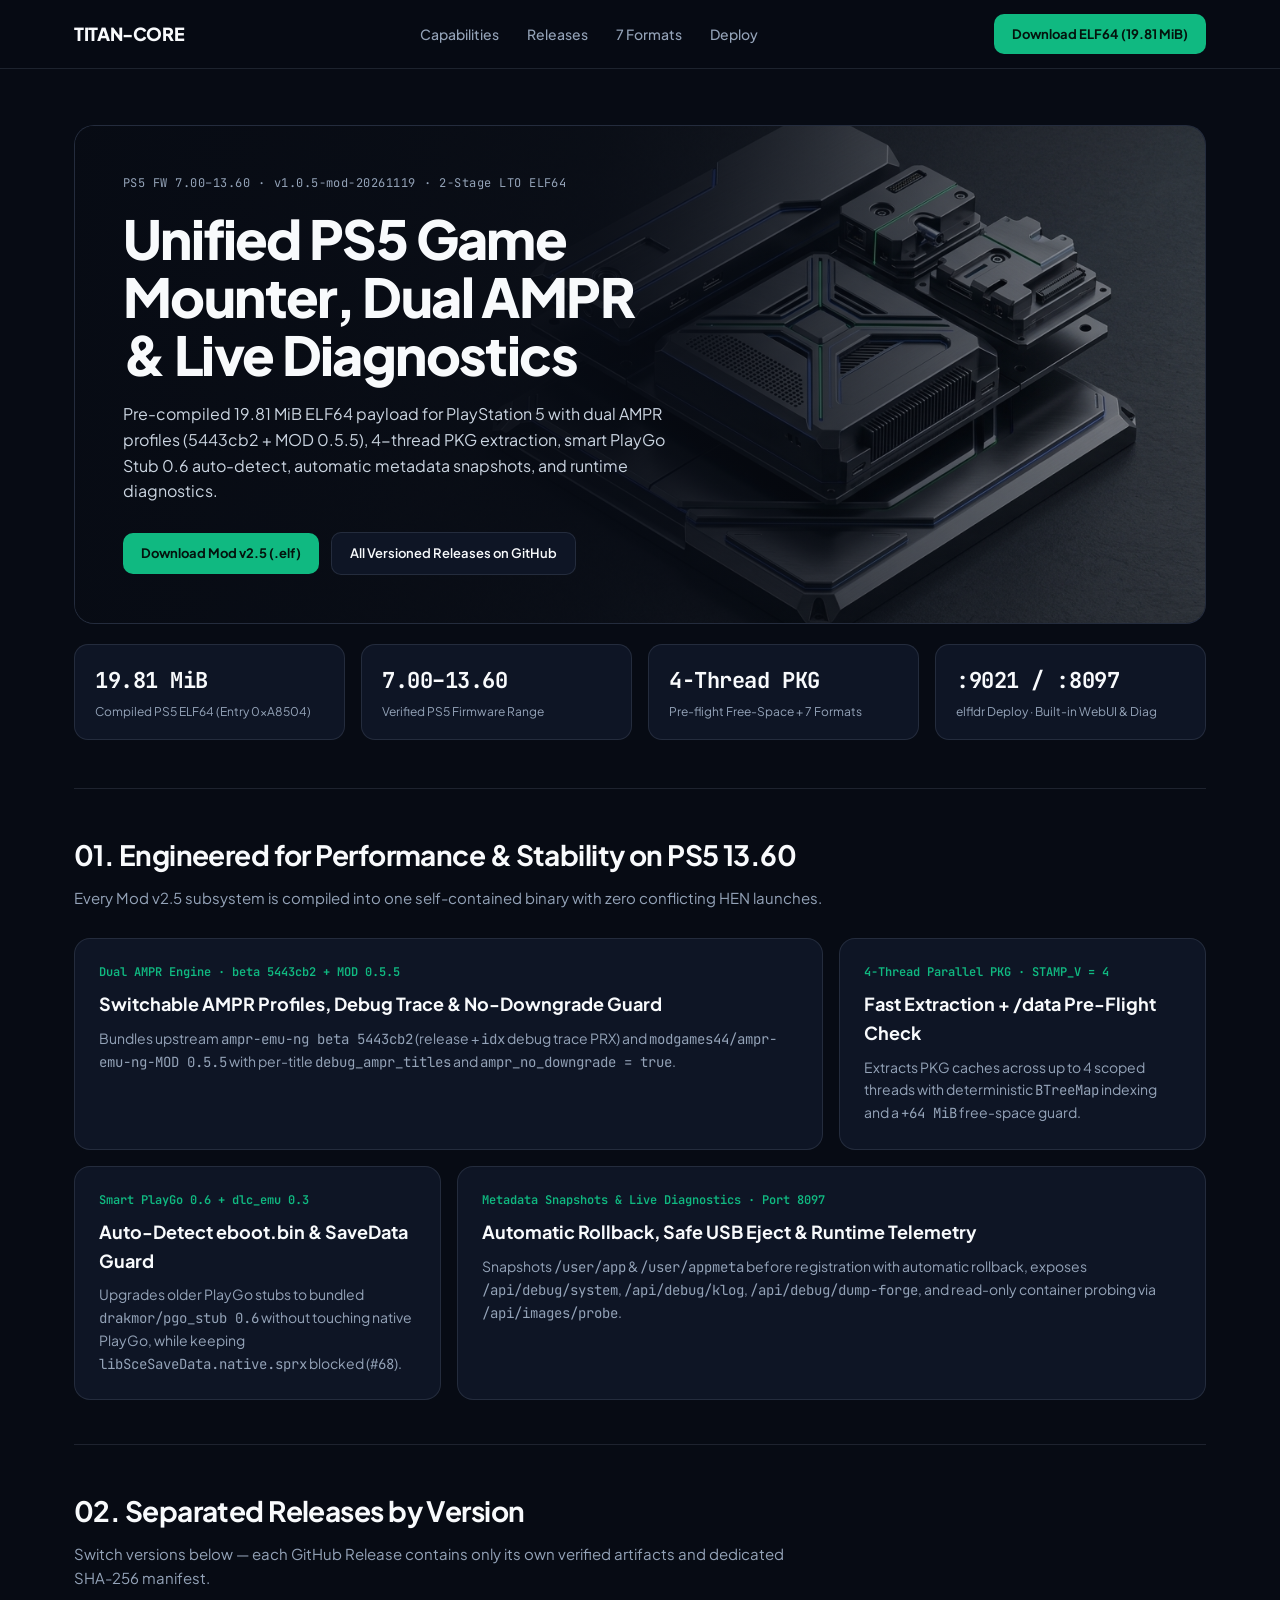
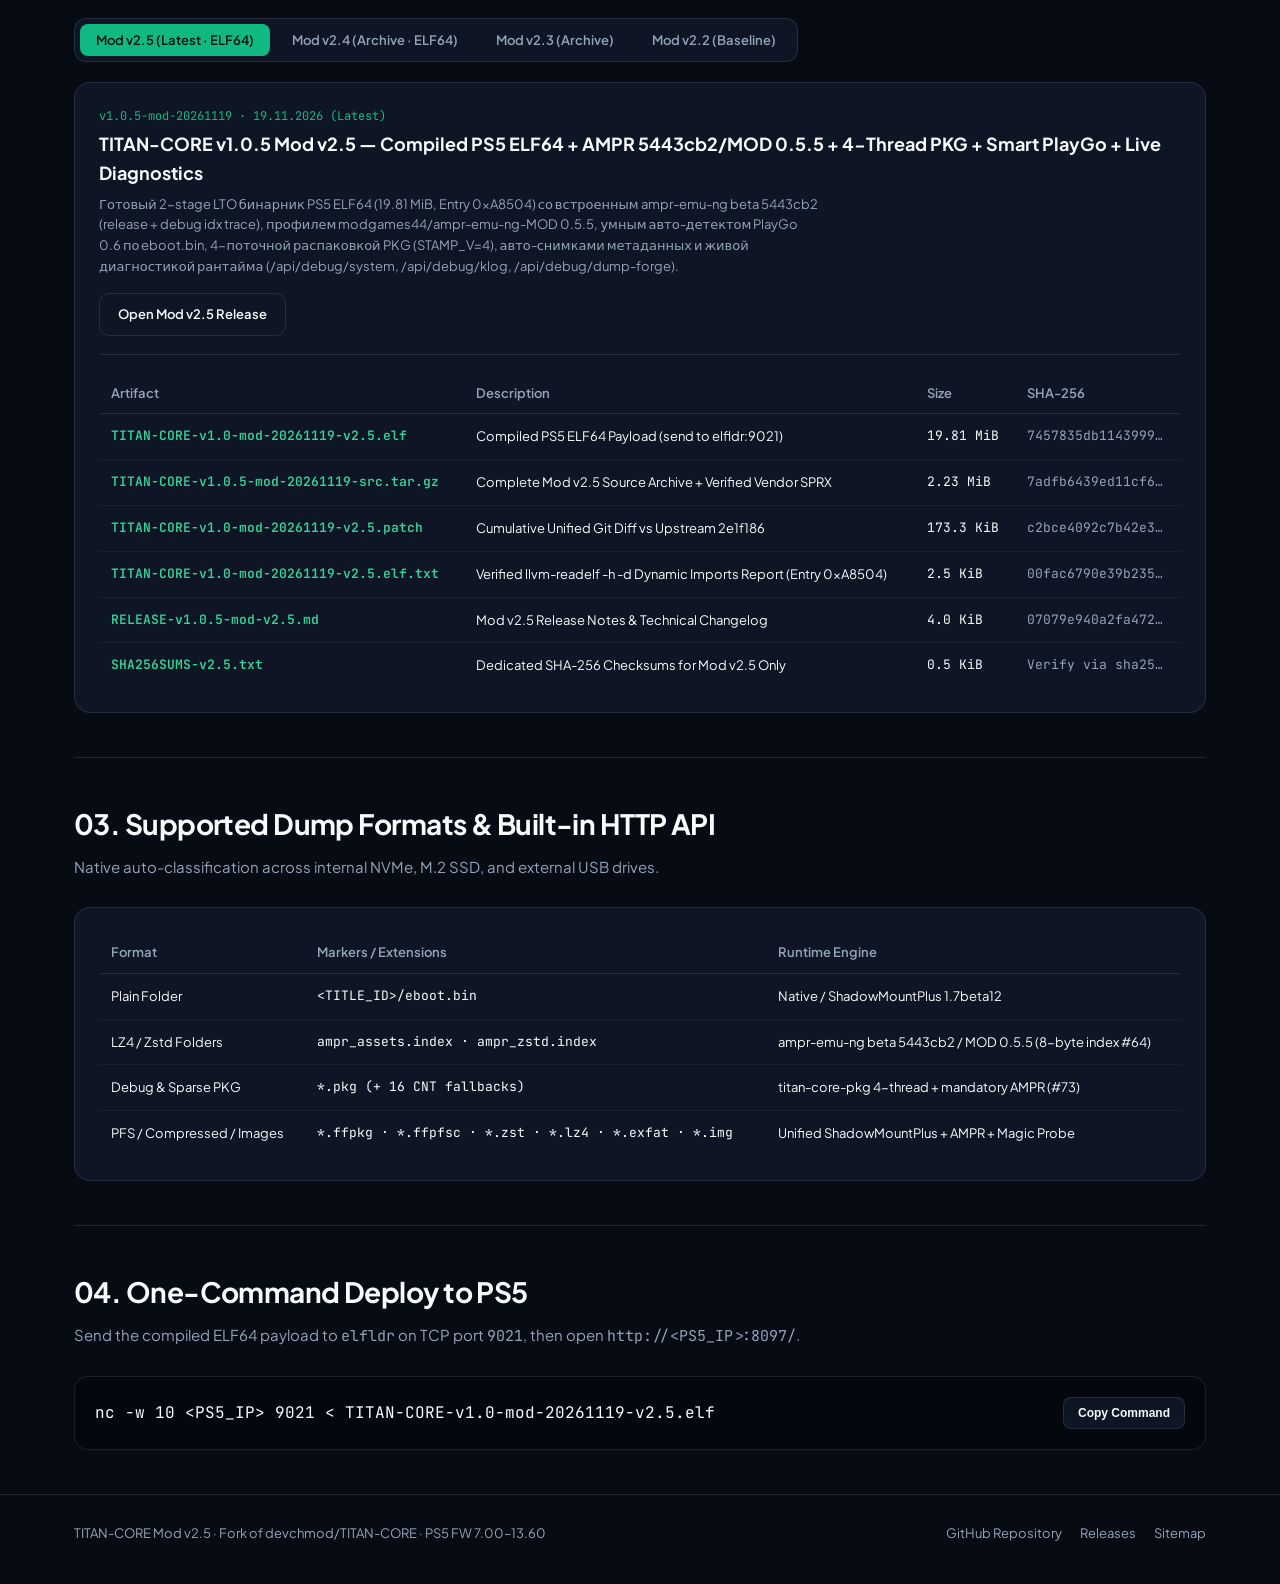
<file: docs/index.html>
<!doctype html>
<html lang="en">
<head>
  <meta charset="UTF-8" />
  <meta name="viewport" content="width=device-width, initial-scale=1.0" />
  <title>TITAN-CORE Mod v2.5 – PS5 7.00–13.60 Unified Mounter &amp; ELF64</title>
  <meta name="description" content="Download compiled TITAN-CORE Mod v2.5 PS5 ELF64 (19.81 MiB) for FW 7.00–13.60 with dual AMPR 5443cb2/MOD 0.5.5, 4-thread PKG, smart PlayGo 0.6, metadata snapshots, and live diagnostics." />
  <meta name="keywords" content="TITAN-CORE, PS5 13.60, PS5 ELF64, PS5 game mounter, ampr-emu-ng, dlc_emu, ShadowMountPlus, kstuff-lite, PS5 homebrew, elfldr 9021" />
  <meta name="robots" content="index, follow, max-image-preview:large, max-snippet:-1, max-video-preview:-1" />
  <link rel="canonical" href="https://hsdsacxa1.github.io/ps5all-IN/" />

  <!-- OpenGraph -->
  <meta property="og:type" content="website" />
  <meta property="og:site_name" content="TITAN-CORE" />
  <meta property="og:url" content="https://hsdsacxa1.github.io/ps5all-IN/" />
  <meta property="og:title" content="TITAN-CORE Mod v2.5 – PS5 7.00–13.60 Unified Mounter &amp; ELF64" />
  <meta property="og:description" content="Ready-to-deploy 19.81 MiB PS5 ELF64 with dual AMPR 5443cb2/MOD 0.5.5, 4-thread PKG extraction, smart PlayGo 0.6, metadata snapshots, and live diagnostics." />
  <meta property="og:image" content="https://hsdsacxa1.github.io/ps5all-IN/assets/titan-core-og.jpg" />
  <meta property="og:image:width" content="1376" />
  <meta property="og:image:height" content="768" />

  <!-- Twitter / X Card -->
  <meta name="twitter:card" content="summary_large_image" />
  <meta name="twitter:title" content="TITAN-CORE Mod v2.5 – PS5 7.00–13.60 Unified Mounter" />
  <meta name="twitter:description" content="Compiled PS5 ELF64 (19.81 MiB) for FW 7.00–13.60 with dual AMPR 5443cb2/MOD 0.5.5, 4-thread PKG, smart PlayGo 0.6 &amp; WebUI :8097." />
  <meta name="twitter:image" content="https://hsdsacxa1.github.io/ps5all-IN/assets/titan-core-og.jpg" />

  <link rel="preconnect" href="https://fonts.googleapis.com" />
  <link rel="preconnect" href="https://fonts.gstatic.com" crossorigin />
  <link href="https://fonts.googleapis.com/css2?family=JetBrains+Mono:wght@400;500;600&family=Plus+Jakarta+Sans:wght@400;500;600;700;800&display=swap" rel="stylesheet" />

  <script type="application/ld+json">
{
  "@context": "https://schema.org",
  "@graph": [
    {
      "@type": "SoftwareApplication",
      "name": "TITAN-CORE Mod v2.5",
      "alternateName": "TITAN-CORE PS5 Unified Mounter",
      "applicationCategory": "UtilitiesApplication",
      "operatingSystem": "PlayStation 5 Firmware 7.00-13.60 (FreeBSD / Orbis)",
      "softwareVersion": "v1.0.5-mod-20261119",
      "fileSize": "19.81MB",
      "downloadUrl": "https://github.com/hsdsacxa1/ps5all-IN/releases/download/v1.0.5-mod-20261119/TITAN-CORE-v1.0-mod-20261119-v2.5.elf",
      "url": "https://hsdsacxa1.github.io/ps5all-IN/",
      "image": "https://hsdsacxa1.github.io/ps5all-IN/assets/titan-core-og.jpg",
      "description": "Compiled PS5 ELF64 unified game mounter for FW 7.00–13.60 featuring dual AMPR profiles (5443cb2 + MOD 0.5.5), 4-thread PKG extraction, smart PlayGo Stub 0.6 auto-detect, metadata snapshots, SaveData protection (#68), and live runtime diagnostics.",
      "offers": {
        "@type": "Offer",
        "price": "0",
        "priceCurrency": "USD"
      },
      "codeRepository": "https://github.com/hsdsacxa1/ps5all-IN"
    },
    {
      "@type": "FAQPage",
      "mainEntity": [
        {
          "@type": "Question",
          "name": "How do I deploy TITAN-CORE Mod v2.5 ELF64 to PlayStation 5?",
          "acceptedAnswer": {
            "@type": "Answer",
            "text": "Start elfldr on PS5 port 9021 via Y2JB or WebKit, then run: nc -w 10 <PS5_IP> 9021 < TITAN-CORE-v1.0-mod-20261119-v2.5.elf and open http://<PS5_IP>:8097/ in your browser."
          }
        },
        {
          "@type": "Question",
          "name": "Which PS5 firmware versions are supported by TITAN-CORE Mod v2.5?",
          "acceptedAnswer": {
            "@type": "Answer",
            "text": "TITAN-CORE Mod v2.5 supports PlayStation 5 firmwares 7.00 through 13.60 with built-in OnionHEN / etaHEN guards and all 7 PS5 dump formats."
          }
        },
        {
          "@type": "Question",
          "name": "What is new in TITAN-CORE Mod v2.5?",
          "acceptedAnswer": {
            "@type": "Answer",
            "text": "Mod v2.5 embeds ampr-emu-ng beta 5443cb2 (release + debug idx trace) and modgames44/ampr-emu-ng-MOD 0.5.5, adds smart PlayGo Stub 0.6 auto-detect, 4-thread parallel PKG extraction with pre-flight free-space checks, automatic /user/app & /user/appmeta snapshots with rollback, and live runtime diagnostics (/api/debug/system, /api/debug/klog, /api/debug/dump-forge)."
          }
        }
      ]
    }
  ]
}
  </script>

  <style>
    :root {
      --bg: #070b14;
      --surface: #0e1525;
      --surface-alt: #121c30;
      --border: rgba(148, 163, 184, 0.16);
      --text: #f8fafc;
      --muted: #94a3b8;
      --accent: #10b981;
      --accent-hover: #059669;
      --blue: #3b82f6;
    }
    * { box-sizing: border-box; margin: 0; padding: 0; }
    html { scroll-behavior: smooth; }
    body {
      font-family: 'Plus Jakarta Sans', system-ui, -apple-system, sans-serif;
      background: var(--bg);
      color: var(--text);
      line-height: 1.6;
      -webkit-font-smoothing: antialiased;
    }
    code, pre, .mono { font-family: 'JetBrains Mono', ui-monospace, monospace; font-variant-numeric: tabular-nums; }
    a { color: inherit; text-decoration: none; }
    .container { max-width: 1180px; margin: 0 auto; padding: 0 24px; }

    /* Top Bar Contract: 3 zones */
    header {
      position: sticky; top: 0; z-index: 40;
      background: rgba(7, 11, 20, 0.88);
      backdrop-filter: blur(12px);
      border-bottom: 1px solid var(--border);
    }
    .topbar {
      display: flex; align-items: center; justify-content: space-between; gap: 32px;
      height: 68px;
    }
    .brand { font-size: 18px; font-weight: 800; letter-spacing: -0.02em; white-space: nowrap; }
    nav { display: flex; align-items: center; gap: 28px; font-size: 14px; font-weight: 500; color: var(--muted); }
    nav a { white-space: nowrap; transition: color 150ms ease; }
    nav a:hover { color: var(--text); }
    .btn-primary {
      display: inline-flex; align-items: center; gap: 8px;
      padding: 10px 18px; border-radius: 10px;
      background: var(--accent); color: #04130d;
      font-size: 13px; font-weight: 700; white-space: nowrap;
      transition: background 150ms ease, transform 150ms ease;
    }
    .btn-primary:hover { background: #34d399; transform: translateY(-1px); }
    .btn-secondary {
      display: inline-flex; align-items: center; gap: 8px;
      padding: 10px 18px; border-radius: 10px;
      border: 1px solid var(--border); background: var(--surface); color: var(--text);
      font-size: 13px; font-weight: 600; white-space: nowrap;
      transition: border-color 150ms ease, background 150ms ease;
    }
    .btn-secondary:hover { border-color: rgba(148,163,184,0.4); background: var(--surface-alt); }

    /* Hero */
    .hero { padding: 56px 0 48px; }
    .hero-frame {
      position: relative; border-radius: 20px; overflow: hidden;
      border: 1px solid var(--border); background: var(--surface);
      min-height: 460px; display: flex; align-items: center;
    }
    .hero-bg {
      position: absolute; inset: 0; width: 100%; height: 100%; object-fit: cover; object-position: right center;
    }
    .hero-scrim {
      position: absolute; inset: 0;
      background: linear-gradient(90deg, rgba(7,11,20,0.96) 0%, rgba(7,11,20,0.88) 46%, rgba(7,11,20,0.28) 100%);
    }
    .hero-content {
      position: relative; z-index: 2; padding: 48px; max-width: 650px;
    }
    .meta-line {
      font-size: 12px; color: var(--muted); letter-spacing: 0.04em;
      display: flex; flex-wrap: wrap; gap: 8px; margin-bottom: 16px;
    }
    h1 {
      font-size: clamp(2.25rem, 4.2vw, 3.5rem); font-weight: 800; line-height: 1.08;
      letter-spacing: -0.03em; text-wrap: balance; margin-bottom: 18px;
    }
    .hero-desc { color: #cbd5e1; font-size: 16px; margin-bottom: 28px; max-width: 56ch; }
    .hero-actions { display: flex; flex-wrap: wrap; gap: 12px; align-items: center; }

    /* KPI Strip below hero */
    .metrics-strip {
      display: grid; grid-template-columns: repeat(4, 1fr); gap: 16px; margin-top: 20px;
    }
    .metric {
      background: var(--surface); border: 1px solid var(--border); border-radius: 14px; padding: 18px 20px;
    }
    .metric-val { font-size: 22px; font-weight: 700; letter-spacing: -0.02em; }
    .metric-lbl { font-size: 12px; color: var(--muted); margin-top: 4px; }

    section { padding: 44px 0; border-top: 1px solid var(--border); }
    h2 { font-size: 28px; font-weight: 700; letter-spacing: -0.02em; margin-bottom: 8px; }
    .section-sub { color: var(--muted); font-size: 15px; margin-bottom: 28px; max-width: 68ch; }

    /* Bento Grid */
    .bento { display: grid; grid-template-columns: repeat(3, 1fr); gap: 16px; }
    .bento-wide { grid-column: span 2; }
    .card {
      background: var(--surface); border: 1px solid var(--border); border-radius: 16px; padding: 24px;
    }
    .card-kicker { font-size: 12px; color: var(--accent); font-weight: 600; margin-bottom: 8px; }
    .card h3 { font-size: 18px; font-weight: 700; margin-bottom: 8px; }
    .card p { font-size: 14px; color: var(--muted); }

    /* Separated Releases */
    .tabs {
      display: inline-flex; gap: 6px; padding: 5px;
      background: var(--surface); border: 1px solid var(--border); border-radius: 12px;
      margin-bottom: 20px;
    }
    .tab-btn {
      padding: 8px 16px; border: 0; border-radius: 8px; cursor: pointer;
      background: transparent; color: var(--muted); font-size: 13px; font-weight: 600;
      font-family: inherit; transition: background 150ms ease, color 150ms ease;
    }
    .tab-btn.active { background: var(--accent); color: #04130d; }
    .release-panel {
      background: var(--surface); border: 1px solid var(--border); border-radius: 16px; padding: 24px;
    }
    .release-head {
      display: flex; flex-wrap: wrap; justify-content: space-between; align-items: flex-start; gap: 16px;
      padding-bottom: 18px; border-bottom: 1px solid var(--border); margin-bottom: 18px;
    }
    .asset-table { width: 100%; border-collapse: collapse; font-size: 13px; }
    .asset-table th { text-align: left; color: var(--muted); font-weight: 600; padding: 10px 12px; border-bottom: 1px solid var(--border); }
    .asset-table td { padding: 12px; border-bottom: 1px solid rgba(148,163,184,0.08); vertical-align: middle; }
    .asset-table tr:last-child td { border-bottom: 0; }
    .dl-link { color: #34d399; font-weight: 600; }
    .dl-link:hover { text-decoration: underline; }

    /* Terminal Deploy Block */
    .code-box {
      background: #04070e; border: 1px solid var(--border); border-radius: 14px; padding: 20px;
      display: flex; align-items: center; justify-content: space-between; gap: 16px; overflow-x: auto;
    }
    .copy-btn {
      padding: 8px 14px; border-radius: 8px; border: 1px solid var(--border);
      background: var(--surface); color: var(--text); font-size: 12px; font-weight: 600;
      cursor: pointer; white-space: nowrap;
    }
    .copy-btn:hover { border-color: var(--accent); }

    footer {
      border-top: 1px solid var(--border); padding: 28px 0 40px;
      font-size: 13px; color: var(--muted);
    }
    .footer-row { display: flex; flex-wrap: wrap; justify-content: space-between; gap: 16px; }

    @media (max-width: 900px) {
      nav { display: none; }
      .metrics-strip { grid-template-columns: repeat(2, 1fr); }
      .bento { grid-template-columns: 1fr; }
      .bento-wide { grid-column: span 1; }
      .hero-content { padding: 28px; }
    }
  </style>
</head>
<body>
  <header>
    <div class="container topbar">
      <a class="brand" href="#top">TITAN-CORE</a>
      <nav aria-label="Primary Navigation">
        <a href="#capabilities">Capabilities</a>
        <a href="#releases">Releases</a>
        <a href="#formats">7 Formats</a>
        <a href="#deploy">Deploy</a>
      </nav>
      <a class="btn-primary" href="https://github.com/hsdsacxa1/ps5all-IN/releases/download/v1.0.5-mod-20261119/TITAN-CORE-v1.0-mod-20261119-v2.5.elf">
        Download ELF64 (19.81 MiB)
      </a>
    </div>
  </header>

  <main id="top" class="container">
    <div class="hero">
      <div class="hero-frame">
        <img class="hero-bg" src="./assets/titan-core-hero.jpg" alt="TITAN-CORE PS5 precision hardware architecture" referrerpolicy="no-referrer" />
        <div class="hero-scrim" aria-hidden="true"></div>
        <div class="hero-content">
          <div class="meta-line mono">
            <span>PS5 FW 7.00–13.60</span>
            <span>·</span>
            <span>v1.0.5-mod-20261119</span>
            <span>·</span>
            <span>2-Stage LTO ELF64</span>
          </div>
          <h1>Unified PS5 Game Mounter, Dual AMPR &amp; Live Diagnostics</h1>
          <p class="hero-desc">
            Pre-compiled 19.81 MiB ELF64 payload for PlayStation 5 with dual AMPR profiles (5443cb2 + MOD 0.5.5),
            4-thread PKG extraction, smart PlayGo Stub 0.6 auto-detect, automatic metadata snapshots, and runtime diagnostics.
          </p>
          <div class="hero-actions">
            <a class="btn-primary" href="https://github.com/hsdsacxa1/ps5all-IN/releases/download/v1.0.5-mod-20261119/TITAN-CORE-v1.0-mod-20261119-v2.5.elf">
              Download Mod v2.5 (.elf)
            </a>
            <a class="btn-secondary" href="https://github.com/hsdsacxa1/ps5all-IN/releases" target="_blank" rel="noopener">
              All Versioned Releases on GitHub
            </a>
          </div>
        </div>
      </div>

      <div class="metrics-strip">
        <div class="metric">
          <div class="metric-val mono">19.81 MiB</div>
          <div class="metric-lbl">Compiled PS5 ELF64 (Entry 0xA8504)</div>
        </div>
        <div class="metric">
          <div class="metric-val mono">7.00–13.60</div>
          <div class="metric-lbl">Verified PS5 Firmware Range</div>
        </div>
        <div class="metric">
          <div class="metric-val mono">4-Thread PKG</div>
          <div class="metric-lbl">Pre-flight Free-Space + 7 Formats</div>
        </div>
        <div class="metric">
          <div class="metric-val mono">:9021 / :8097</div>
          <div class="metric-lbl">elfldr Deploy · Built-in WebUI &amp; Diag</div>
        </div>
      </div>
    </div>

    <section id="capabilities">
      <h2>01. Engineered for Performance &amp; Stability on PS5 13.60</h2>
      <p class="section-sub">Every Mod v2.5 subsystem is compiled into one self-contained binary with zero conflicting HEN launches.</p>
      <div class="bento">
        <article class="card bento-wide">
          <div class="card-kicker mono">Dual AMPR Engine · beta 5443cb2 + MOD 0.5.5</div>
          <h3>Switchable AMPR Profiles, Debug Trace &amp; No-Downgrade Guard</h3>
          <p>Bundles upstream <code>ampr-emu-ng beta 5443cb2</code> (release + <code>idx</code> debug trace PRX) and <code>modgames44/ampr-emu-ng-MOD 0.5.5</code> with per-title <code>debug_ampr_titles</code> and <code>ampr_no_downgrade = true</code>.</p>
        </article>
        <article class="card">
          <div class="card-kicker mono">4-Thread Parallel PKG · STAMP_V = 4</div>
          <h3>Fast Extraction + /data Pre-Flight Check</h3>
          <p>Extracts PKG caches across up to 4 scoped threads with deterministic <code>BTreeMap</code> indexing and a <code>+64 MiB</code> free-space guard.</p>
        </article>
        <article class="card">
          <div class="card-kicker mono">Smart PlayGo 0.6 + dlc_emu 0.3</div>
          <h3>Auto-Detect eboot.bin &amp; SaveData Guard</h3>
          <p>Upgrades older PlayGo stubs to bundled <code>drakmor/pgo_stub 0.6</code> without touching native PlayGo, while keeping <code>libSceSaveData.native.sprx</code> blocked (<code>#68</code>).</p>
        </article>
        <article class="card bento-wide">
          <div class="card-kicker mono">Metadata Snapshots &amp; Live Diagnostics · Port 8097</div>
          <h3>Automatic Rollback, Safe USB Eject &amp; Runtime Telemetry</h3>
          <p>Snapshots <code>/user/app</code> &amp; <code>/user/appmeta</code> before registration with automatic rollback, exposes <code>/api/debug/system</code>, <code>/api/debug/klog</code>, <code>/api/debug/dump-forge</code>, and read-only container probing via <code>/api/images/probe</code>.</p>
        </article>
      </div>
    </section>

    <section id="releases">
      <h2>02. Separated Releases by Version</h2>
      <p class="section-sub">Switch versions below — each GitHub Release contains only its own verified artifacts and dedicated SHA-256 manifest.</p>

      <div class="tabs" role="tablist" aria-label="TITAN-CORE Release Versions">
        <button class="tab-btn active" type="button" data-ver="v2.5">Mod v2.5 (Latest · ELF64)</button>
        <button class="tab-btn" type="button" data-ver="v2.4">Mod v2.4 (Archive · ELF64)</button>
        <button class="tab-btn" type="button" data-ver="v2.3">Mod v2.3 (Archive)</button>
        <button class="tab-btn" type="button" data-ver="v2.2">Mod v2.2 (Baseline)</button>
      </div>

      <div id="release-mount" class="release-panel"></div>
    </section>

    <section id="formats">
      <h2>03. Supported Dump Formats &amp; Built-in HTTP API</h2>
      <p class="section-sub">Native auto-classification across internal NVMe, M.2 SSD, and external USB drives.</p>
      <div class="release-panel">
        <table class="asset-table">
          <thead>
            <tr>
              <th>Format</th>
              <th>Markers / Extensions</th>
              <th>Runtime Engine</th>
            </tr>
          </thead>
          <tbody>
            <tr><td>Plain Folder</td><td class="mono">&lt;TITLE_ID&gt;/eboot.bin</td><td>Native / ShadowMountPlus 1.7beta12</td></tr>
            <tr><td>LZ4 / Zstd Folders</td><td class="mono">ampr_assets.index · ampr_zstd.index</td><td>ampr-emu-ng beta 5443cb2 / MOD 0.5.5 (8-byte index #64)</td></tr>
            <tr><td>Debug &amp; Sparse PKG</td><td class="mono">*.pkg (+ 16 CNT fallbacks)</td><td>titan-core-pkg 4-thread + mandatory AMPR (#73)</td></tr>
            <tr><td>PFS / Compressed / Images</td><td class="mono">*.ffpkg · *.ffpfsc · *.zst · *.lz4 · *.exfat · *.img</td><td>Unified ShadowMountPlus + AMPR + Magic Probe</td></tr>
          </tbody>
        </table>
      </div>
    </section>

    <section id="deploy">
      <h2>04. One-Command Deploy to PS5</h2>
      <p class="section-sub">Send the compiled ELF64 payload to <code>elfldr</code> on TCP port <code>9021</code>, then open <code>http://&lt;PS5_IP&gt;:8097/</code>.</p>
      <div class="code-box">
        <code id="deploy-cmd">nc -w 10 &lt;PS5_IP&gt; 9021 &lt; TITAN-CORE-v1.0-mod-20261119-v2.5.elf</code>
        <button class="copy-btn" type="button" id="copy-deploy">Copy Command</button>
      </div>
    </section>
  </main>

  <footer>
    <div class="container footer-row">
      <span>TITAN-CORE Mod v2.5 · Fork of devchmod/TITAN-CORE · PS5 FW 7.00–13.60</span>
      <div style="display:flex; gap:18px;">
        <a href="https://github.com/hsdsacxa1/ps5all-IN" target="_blank" rel="noopener">GitHub Repository</a>
        <a href="https://github.com/hsdsacxa1/ps5all-IN/releases" target="_blank" rel="noopener">Releases</a>
        <a href="./sitemap.xml">Sitemap</a>
      </div>
    </div>
  </footer>

  <script>
    (function () {
      var repo = "hsdsacxa1/ps5all-IN";
      var releases = [{"versionKey":"v2.5","tag":"v1.0.5-mod-20261119","shortName":"Mod v2.5","title":"TITAN-CORE v1.0.5 Mod v2.5 — Compiled PS5 ELF64 + AMPR 5443cb2/MOD 0.5.5 + 4-Thread PKG + Smart PlayGo + Live Diagnostics","dateLabel":"19.11.2026 (Latest)","isLatest":true,"summary":"Готовый 2-stage LTO бинарник PS5 ELF64 (19.81 MiB, Entry 0xA8504) со встроенным ampr-emu-ng beta 5443cb2 (release + debug idx trace), профилем modgames44/ampr-emu-ng-MOD 0.5.5, умным авто-детектом PlayGo 0.6 по eboot.bin, 4-поточной распаковкой PKG (STAMP_V=4), авто-снимками метаданных и живой диагностикой рантайма (/api/debug/system, /api/debug/klog, /api/debug/dump-forge).","checksumFilename":"SHA256SUMS-v2.5.txt","notesFilename":"RELEASE-v1.0.5-mod-v2.5.md","highlights":["Скомпилированный PS5 ELF64 (20,777,280 B / 19.81 MiB, Entry 0xA8504, clang-19.1.7 + Rust 1.99.0 + SDK v0.43)","Двойной профиль AMPR: upstream beta 5443cb2 (release + debug idx trace) + modgames44/ampr-emu-ng-MOD 0.5.5 + no-downgrade guard","Умный авто-детект drakmor PlayGo Stub 0.6 по импортам eboot.bin (апгрейд 0.4/0.5 без затирания нативного PlayGo)","4-поточная распаковка PKG (cache_workers = 1..=4, STAMP_V=4) + pre-flight проверка /data (+64 MiB)","Авто-снимки /user/app и /user/appmeta с авто-откатом + диагностика /api/debug/system, /api/debug/klog, /api/debug/dump-forge и /api/images/probe"],"assets":[{"filename":"TITAN-CORE-v1.0-mod-20261119-v2.5.elf","role":"Compiled PS5 ELF64 Payload (send to elfldr:9021)","sizeLabel":"19.81 MiB","sha256":"7457835db11439993f073217939572e5182c07cdf34d8c4dd12c3e3a29a51700","highlight":true},{"filename":"TITAN-CORE-v1.0.5-mod-20261119-src.tar.gz","role":"Complete Mod v2.5 Source Archive + Verified Vendor SPRX","sizeLabel":"2.23 MiB","sha256":"7adfb6439ed11cf6b8a6e8bd41d356ab653a0ea15f9698f49ba21ce37acb625b"},{"filename":"TITAN-CORE-v1.0-mod-20261119-v2.5.patch","role":"Cumulative Unified Git Diff vs Upstream 2e1f186","sizeLabel":"173.3 KiB","sha256":"c2bce4092c7b42e355151a03d52c0d4a7e7a7aa828b784877c571391821e338e"},{"filename":"TITAN-CORE-v1.0-mod-20261119-v2.5.elf.txt","role":"Verified llvm-readelf -h -d Dynamic Imports Report (Entry 0xA8504)","sizeLabel":"2.5 KiB","sha256":"00fac6790e39b2350e9c4423a752673c9531a231677e8719bfb1a07175846368"},{"filename":"RELEASE-v1.0.5-mod-v2.5.md","role":"Mod v2.5 Release Notes & Technical Changelog","sizeLabel":"4.0 KiB","sha256":"07079e940a2fa472a8aadaeb9d54a13c3e69ce6fe94006847d021ad90c113c44"},{"filename":"SHA256SUMS-v2.5.txt","role":"Dedicated SHA-256 Checksums for Mod v2.5 Only","sizeLabel":"0.5 KiB","sha256":"Verify via sha256sum -c SHA256SUMS-v2.5.txt"}]},{"versionKey":"v2.4","tag":"v1.0.4-mod-20261118","shortName":"Mod v2.4","title":"TITAN-CORE v1.0.4 Mod v2.4 — Compiled PS5 ELF64 + SaveData Fix + AMPR 238a72b + dlc_emu 0.3","dateLabel":"18.11.2026 (Archive)","isLatest":false,"summary":"Сохранённый 2-stage LTO бинарник PS5 ELF64 (16.66 MiB) с критическим фиксом сохранений (#68), встроенным ampr-emu-ng beta 238a72b, drakmor dlc_emu 0.3, валидацией ampr_emu.index (#64) и безопасным извлечением USB.","checksumFilename":"SHA256SUMS-v2.4.txt","notesFilename":"RELEASE-v1.0.4-mod-v2.4.md","highlights":["Скомпилированный PS5 ELF64 (17,467,672 B / 16.66 MiB, clang-19.1.7 + Rust 1.99.0 + SDK v0.43)","Фикс сохранений (#68/#64/#76): блокировка libSceSaveData.native.sprx в keep_fakelib() + STAMP_V=3","Встроенный ampr-emu-ng beta 238a72b (фикс рекурсии Drop) + обязательный AMPR для .pkg (#73)","Встроенный drakmor dlc_emu 0.3 (3 SPRX + add_emulators + dlc_emu_exclude #71)","Безопасный USB unmount (POST /api/usb/unmount), stability_wait_seconds = 10 и auto_remove_missing (5 мин)"],"assets":[{"filename":"TITAN-CORE-v1.0-mod-20261118-v2.4.elf","role":"Compiled PS5 ELF64 Payload (send to elfldr:9021)","sizeLabel":"16.66 MiB","sha256":"f7270b26ebfa10c36e37c2aa7910e549bb19d981c34d219ba00621a181c45db2","highlight":true},{"filename":"TITAN-CORE-v1.0.4-mod-20261118-src.tar.gz","role":"Complete Mod v2.4 Source Archive + Verified Vendor SPRX","sizeLabel":"1.49 MiB","sha256":"01943a0f06eedd2726bd5556c41afccea2eebcd77fb2cb27299b2cc0661326ba"},{"filename":"TITAN-CORE-v1.0-mod-20261118-v2.4.patch","role":"Cumulative Unified Git Diff vs Upstream 2e1f186","sizeLabel":"109.8 KiB","sha256":"7874564cb8af54065600c67929412ab69023add05996c7c7f9b8c306c4823275"},{"filename":"TITAN-CORE-v1.0-mod-20261118-v2.4.elf.txt","role":"Verified llvm-readelf -h -d Dynamic Imports Report","sizeLabel":"2.8 KiB","sha256":"8f82587758107f12103c1d95b08883b07d295887ea48b301e91e21f014a55f7e"},{"filename":"RELEASE-v1.0.4-mod-v2.4.md","role":"Release Notes & Technical Changelog","sizeLabel":"3.2 KiB","sha256":"83f88ec45396394163b600f1cba49881d55e7afe3699e243462455c7811ab9df"},{"filename":"SHA256SUMS-v2.4.txt","role":"Dedicated SHA-256 Checksums for Mod v2.4 Only","sizeLabel":"0.6 KiB","sha256":"Verify via sha256sum -c SHA256SUMS-v2.4.txt"}]},{"versionKey":"v2.3","tag":"v1.0.3-mod-20261118","shortName":"Mod v2.3","title":"TITAN-CORE v1.0.3 Mod v2.3 — Google Drive Telemetry + grimmtroll/TITAN FIX7 Port","dateLabel":"18.11.2026 (Archive)","isLatest":false,"summary":"Изолированный релиз Mod v2.3: облачная телеметрия крэшей в Google Drive (OAuth 2.0 + автономный Apps Script Webhook) и порт лучших решений grimmtroll2285-dot/TITAN FIX7.","checksumFilename":"SHA256SUMS-v2.3.txt","notesFilename":"RELEASE-v1.0.3-mod-v2.3.md","highlights":["Google Drive Crash Telemetry (OAuth 2.0 + автономный Webhook для оффлайн-консолей DNS 127.0.0.2)","Встроенный PlayGo Stub 0.6 (libScePlayGo.sprx) с выборочной инъекцией по Title ID","Защита всех 3 регионов Y2JB YouTube Host (PPSA01650 / PPSA01651 / PPSA01652)","Изоляция ShadowMountPlus 1.7beta12-isolated4 и мягкий unmount без MNT_FORCE","Менеджер бэкпортов Schema v1 с числовым сравнением 3-частных версий (01.008.000 == 1.8.0)"],"assets":[{"filename":"TITAN-CORE-v1.0.3-mod-20261118-src.tar.gz","role":"Mod v2.3 Complete Source Archive","sizeLabel":"1.12 MiB","sha256":"189183ee84d2d12f73c7c3d7e3999291eed7c7460a90389b8e67292dcc68f1de","highlight":true},{"filename":"TITAN-CORE-v1.0-mod-20261118-v2.3.patch","role":"Mod v2.3 Unified Git Diff","sizeLabel":"77.1 KiB","sha256":"119f42896fb676980e641e06e00117c9f61b05ce78aade03f831c71235e646fb"},{"filename":"TITAN-CORE-v1.0-mod-20261118-v2.3.elf.txt","role":"Mod v2.3 llvm-readelf Header Report","sizeLabel":"2.8 KiB","sha256":"9aaf09aeba55ab87139ff60ac4c3ab59a4f1bcb0c1b8786bf5c710c1897073bd"},{"filename":"RELEASE-v1.0.3-mod-v2.3.md","role":"Mod v2.3 Release Notes","sizeLabel":"4.1 KiB","sha256":"509238c87784df109b617b81972a187c995128385737193afbe1df7f42ad2a2d"},{"filename":"SHA256SUMS-v2.3.txt","role":"Dedicated SHA-256 Checksums for Mod v2.3 Only","sizeLabel":"0.4 KiB","sha256":"Verify via sha256sum -c SHA256SUMS-v2.3.txt"}]},{"versionKey":"v2.2","tag":"v1.0.2-mod-20261118","shortName":"Mod v2.2","title":"TITAN-CORE v1.0.2 Mod v2.2 — Memory/Error Debug Forensics + All 7 PS5 Dump Formats","dateLabel":"18.11.2026 (Baseline)","isLatest":false,"summary":"Изолированный базовый релиз Mod v2.2: коллектор диагностики памяти/ошибок (/api/debug/*), 256-slot errno ring buffer, защита OnionHEN/etaHEN и классификатор всех 7 форматов дампов PS5.","checksumFilename":"SHA256SUMS-v2.2.txt","notesFilename":"RELEASE-v1.0.2-mod-v2.2.md","highlights":["Debug API (:8097): /api/debug/memory (KERN_PROC_VMMAP), /api/debug/mounts, /api/debug/error-dump, /api/debug/bundle","Авто-дамп крэша в /data/titan-core/debug/last-crash-bundle.json и 256-slot errno ring buffer","Поддержка всех 7 форматов дампов (plain, LZ4, Zstd, debug/sparse PKG, ffpkg/ffpfsc, .zst/.lz4, .exfat/.img)","16 CNT_FALLBACKS + protected.rs (SHA3-256 / AES-128-CBC) и OnionHEN/etaHEN Guard"],"assets":[{"filename":"TITAN-CORE-v1.0.2-mod-20261118-src.tar.gz","role":"Mod v2.2 Source Archive","sizeLabel":"1.12 MiB","sha256":"c2f19184bbadd54e5d1e9be0bcf32728ca8ae7ce61126a6438f8481a58469655","highlight":true},{"filename":"TITAN-CORE-v1.0-mod-20261118-v2.2.patch","role":"Mod v2.2 Unified Git Diff vs 2e1f186","sizeLabel":"73.0 KiB","sha256":"b6f157ffebc7379fe53f91b2ef8808500c1761371e3ac1904346776699ac6b5d"},{"filename":"TITAN-CORE-v1.0-mod-20261118-v2.2.elf.txt","role":"Mod v2.2 llvm-readelf Header Report","sizeLabel":"2.8 KiB","sha256":"c54a6b30d6cbba5bfebe809c22b3994751b5c3b60eb25fff59f1acdf6d885c6c"},{"filename":"RELEASE-v1.0.2-mod-v2.2.md","role":"Mod v2.2 Release Notes","sizeLabel":"3.0 KiB","sha256":"287bbadcd0b36d1696dcef891779974236f5e562a0a930e60fb8ca1e44fcf7da"},{"filename":"SHA256SUMS-v2.2.txt","role":"Dedicated SHA-256 Checksums for Mod v2.2 Only","sizeLabel":"0.4 KiB","sha256":"Verify via sha256sum -c SHA256SUMS-v2.2.txt"}]}];
      var mount = document.getElementById('release-mount');
      var buttons = document.querySelectorAll('.tab-btn');

      function render(ver) {
        var spec = releases.find(function (r) { return r.versionKey === ver; }) || releases[0];
        var dlBase = 'https://github.com/' + repo + '/releases/download/' + spec.tag;
        var relUrl = 'https://github.com/' + repo + '/releases/tag/' + spec.tag;
        var rows = spec.assets.map(function (a) {
          var hash = a.sha256.length > 24 ? a.sha256.slice(0, 16) + '…' : a.sha256;
          return '<tr>' +
            '<td class="mono"><a class="dl-link" href="' + dlBase + '/' + encodeURIComponent(a.filename) + '">' + a.filename + '</a></td>' +
            '<td>' + a.role + '</td>' +
            '<td class="mono">' + a.sizeLabel + '</td>' +
            '<td class="mono" style="color:#94a3b8">' + hash + '</td>' +
          '</tr>';
        }).join('');

        mount.innerHTML =
          '<div class="release-head">' +
            '<div>' +
              '<div class="mono" style="font-size:12px;color:#10b981;margin-bottom:4px">' + spec.tag + ' · ' + spec.dateLabel + '</div>' +
              '<h3 style="font-size:18px;margin-bottom:6px">' + spec.title + '</h3>' +
              '<p style="font-size:13px;color:#94a3b8;max-width:72ch">' + spec.summary + '</p>' +
            '</div>' +
            '<a class="btn-secondary" href="' + relUrl + '" target="_blank" rel="noopener">Open ' + spec.shortName + ' Release</a>' +
          '</div>' +
          '<table class="asset-table">' +
            '<thead><tr><th>Artifact</th><th>Description</th><th>Size</th><th>SHA-256</th></tr></thead>' +
            '<tbody>' + rows + '</tbody>' +
          '</table>';
      }

      buttons.forEach(function (btn) {
        btn.addEventListener('click', function () {
          buttons.forEach(function (b) { b.classList.remove('active'); });
          btn.classList.add('active');
          render(btn.getAttribute('data-ver'));
        });
      });

      var copyBtn = document.getElementById('copy-deploy');
      copyBtn.addEventListener('click', function () {
        var cmd = document.getElementById('deploy-cmd').textContent;
        if (navigator.clipboard) navigator.clipboard.writeText(cmd);
        copyBtn.textContent = 'Copied';
        setTimeout(function () { copyBtn.textContent = 'Copy Command'; }, 1600);
      });

      render('v2.5');
    })();
  </script>
</body>
</html>
</file>
